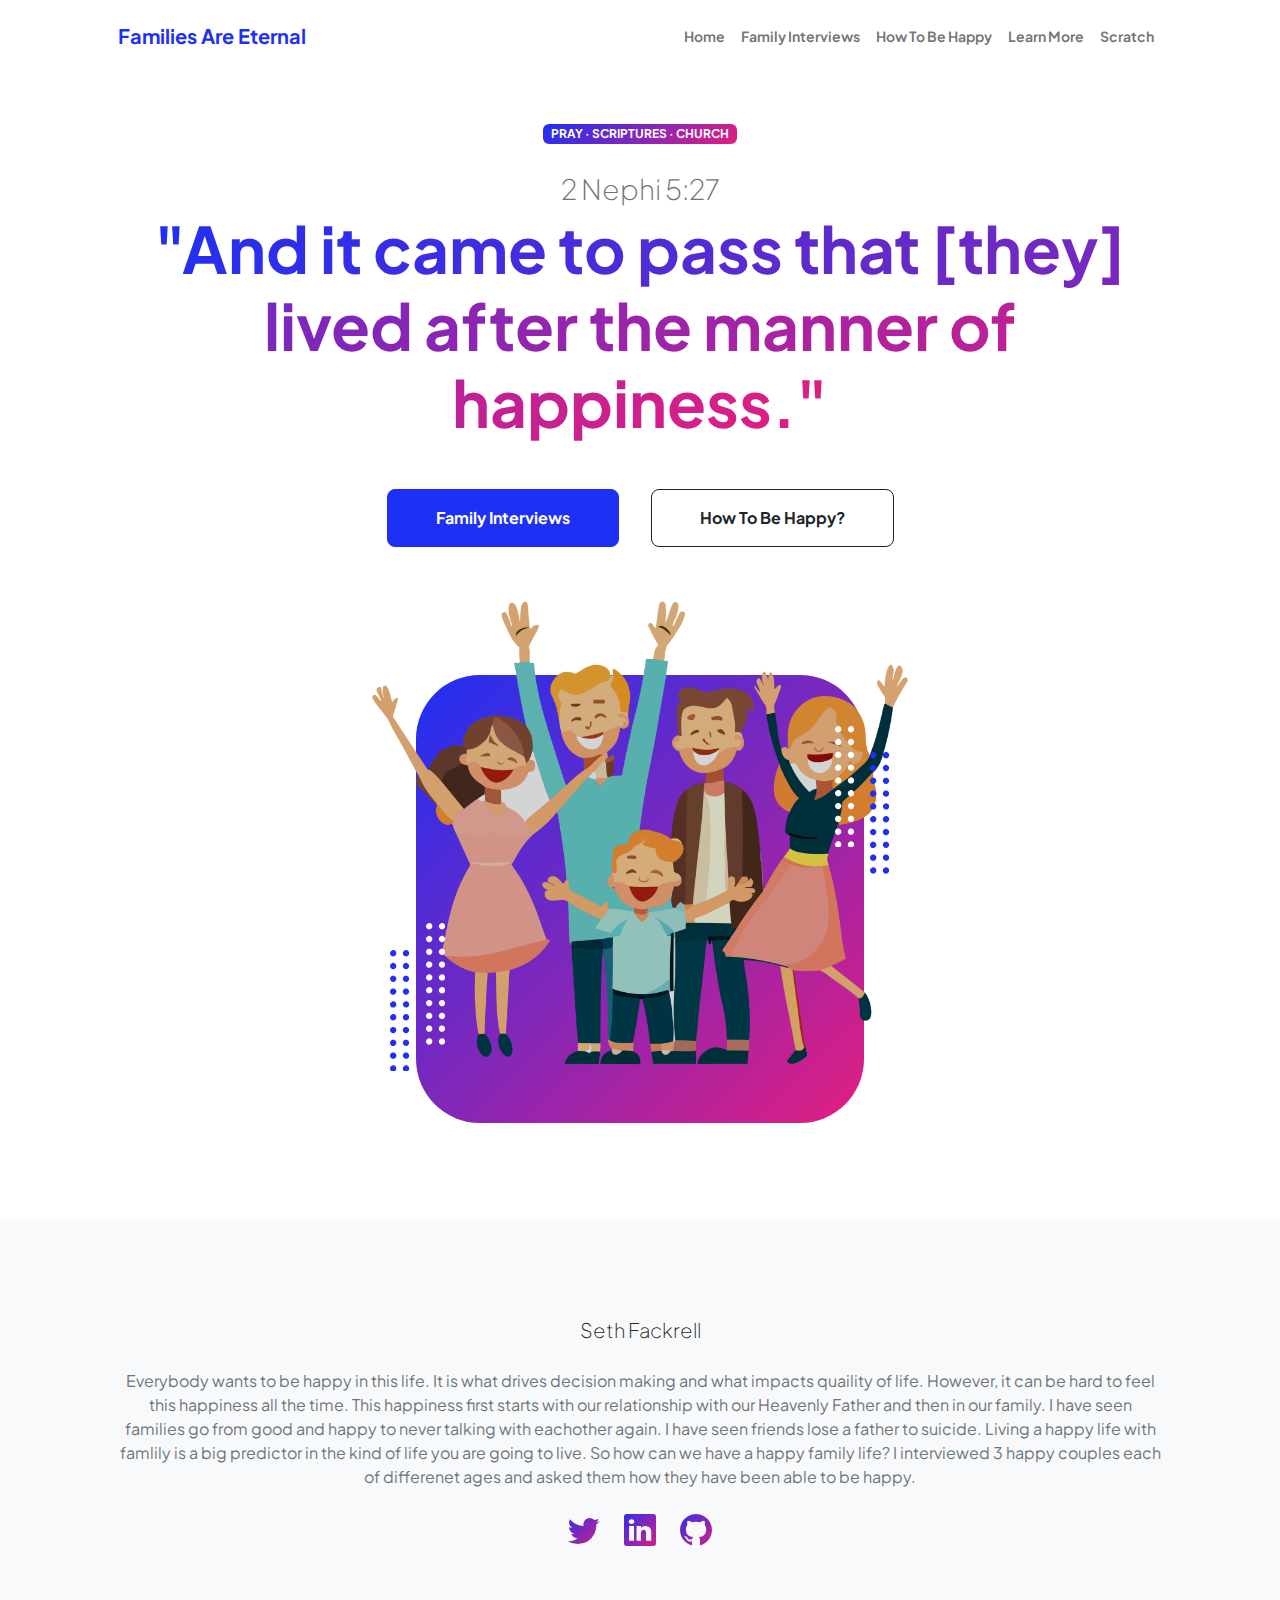
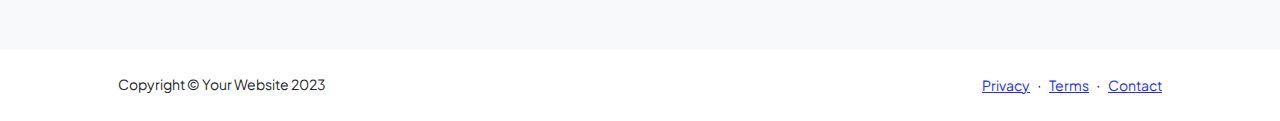
<file: index.html>
<!DOCTYPE html>
<html lang="en">
    
    <head>
        <meta charset="utf-8" />
        <meta name="viewport" content="width=device-width, initial-scale=1, shrink-to-fit=no" />
        <meta name="description" content="" />
        <meta name="author" content="" />
        <title>Eternal Families</title>
        <!-- Favicon-->
        <link rel="icon" type="image/x-icon" href="assets/familyicon.jpeg" />
        <!-- Custom Google font-->
        <link rel="preconnect" href="https://fonts.googleapis.com" />
        <link rel="preconnect" href="https://fonts.gstatic.com" crossorigin />
        <link href="https://fonts.googleapis.com/css2?family=Plus+Jakarta+Sans:wght@100;200;300;400;500;600;700;800;900&amp;display=swap" rel="stylesheet" />
        <!-- Bootstrap icons-->
        <link href="https://cdn.jsdelivr.net/npm/bootstrap-icons@1.8.1/font/bootstrap-icons.css" rel="stylesheet" />
        <!-- Core theme CSS (includes Bootstrap)-->
        <link href="css/styles.css" rel="stylesheet" />
    </head>
    
    <body class="d-flex flex-column h-100">
        <main class="flex-shrink-0">
            <!-- Navigation-->
            <nav class="navbar navbar-expand-lg navbar-light bg-white py-3">
                <div class="container px-5">
                    <a class="navbar-brand" href="index.html"><span class="fw-bolder text-primary">Families Are Eternal</span></a>
                    <button class="navbar-toggler" type="button" data-bs-toggle="collapse" data-bs-target="#navbarSupportedContent" aria-controls="navbarSupportedContent" aria-expanded="false" aria-label="Toggle navigation"><span class="navbar-toggler-icon"></span></button>
                    <div class="collapse navbar-collapse" id="navbarSupportedContent">
                        <ul class="navbar-nav ms-auto mb-2 mb-lg-0 small fw-bolder">
                            <li class="nav-item"><a class="nav-link" href="index.html">Home</a></li>
                            <li class="nav-item"><a class="nav-link" href="int.html">Family Interviews</a></li>
                            <li class="nav-item"><a class="nav-link" href="happy.html">How To Be Happy</a></li>
                            <li class="nav-item"><a class="nav-link" href="contact.html">Learn More</a></li>
                            <li class="nav-item"><a class="nav-link" href="resumescratch.html">Scratch</a></li>

                        </ul>
                    </div>
                </div>
            </nav>
            <!-- Header-->
            <header class="py-5">
                <div class="container px-5 pb-5">
                    <div class="row gx-5 align-items-center">
                        <div class="col-xxl-5">
                            <!-- Header text content-->
                            <div class="text-center text-xxl-start">
                                <div class="badge bg-gradient-primary-to-secondary text-white mb-4"><div class="text-uppercase">Pray &middot; Scriptures &middot; Church</div></div>
                                <div class="fs-3 fw-light text-muted">2 Nephi 5:27</div>
                                <h1 class="display-3 fw-bolder mb-5"><span class="text-gradient d-inline">"And it came to pass that [they] lived after the manner of happiness."</span></h1>
                                <div class="d-grid gap-3 d-sm-flex justify-content-sm-center justify-content-xxl-start mb-3">
                                    <a class="btn btn-primary btn-lg px-5 py-3 me-sm-3 fs-6 fw-bolder" href="int.html">Family Interviews</a>
                                    <a class="btn btn-outline-dark btn-lg px-5 py-3 fs-6 fw-bolder" href="happy.html">How To Be Happy?</a>
                                </div>
                            </div>
                        </div>
                        <div class="col-xxl-7">
                            <!-- Header profile picture-->
                            <div class="d-flex justify-content-center mt-5 mt-xxl-0">
                                <div class="profile bg-gradient-primary-to-secondary">
                                    <!-- TIP: For best results, use a photo with a transparent background like the demo example below-->
                                    <!-- Watch a tutorial on how to do this on YouTube (link)-->
                                    <img class="profile-img" src="assets/happyfamily.webp" alt="..." />
                                    <div class="dots-1">
                                        <!-- SVG Dots-->
                                        <svg version="1.1" xmlns="http://www.w3.org/2000/svg" xmlns:xlink="http://www.w3.org/1999/xlink" x="0px" y="0px" viewBox="0 0 191.6 1215.4" style="enable-background: new 0 0 191.6 1215.4" xml:space="preserve">
                                            <g transform="translate(0.000000,1280.000000) scale(0.100000,-0.100000)">
                                                <path d="M227.7,12788.6c-105-35-200-141-222-248c-43-206,163-412,369-369c155,32,275,190,260,339c-11,105-90,213-190,262        C383.7,12801.6,289.7,12808.6,227.7,12788.6z"></path>
                                                <path d="M1507.7,12788.6c-151-50-253-216-222-362c25-119,136-230,254-255c194-41,395,142,375,339c-11,105-90,213-190,262        C1663.7,12801.6,1569.7,12808.6,1507.7,12788.6z"></path>
                                                <path d="M227.7,11508.6c-105-35-200-141-222-248c-43-206,163-412,369-369c155,32,275,190,260,339c-11,105-90,213-190,262        C383.7,11521.6,289.7,11528.6,227.7,11508.6z"></path>
                                                <path d="M1507.7,11508.6c-151-50-253-216-222-362c25-119,136-230,254-255c194-41,395,142,375,339c-11,105-90,213-190,262        C1663.7,11521.6,1569.7,11528.6,1507.7,11508.6z"></path>
                                                <path d="M227.7,10228.6c-105-35-200-141-222-248c-43-206,163-412,369-369c155,32,275,190,260,339c-11,105-90,213-190,262        C383.7,10241.6,289.7,10248.6,227.7,10228.6z"></path>
                                                <path d="M1507.7,10228.6c-105-35-200-141-222-248c-43-206,163-412,369-369c155,32,275,190,260,339c-11,105-90,213-190,262        C1663.7,10241.6,1569.7,10248.6,1507.7,10228.6z"></path>
                                                <path d="M227.7,8948.6c-105-35-200-141-222-248c-43-206,163-412,369-369c155,32,275,190,260,339c-11,105-90,213-190,262        C383.7,8961.6,289.7,8968.6,227.7,8948.6z"></path>
                                                <path d="M1507.7,8948.6c-105-35-200-141-222-248c-43-206,163-412,369-369c155,32,275,190,260,339c-11,105-90,213-190,262        C1663.7,8961.6,1569.7,8968.6,1507.7,8948.6z"></path>
                                                <path d="M227.7,7668.6c-105-35-200-141-222-248c-43-206,163-412,369-369c155,32,275,190,260,339c-11,105-90,213-190,262        C383.7,7681.6,289.7,7688.6,227.7,7668.6z"></path>
                                                <path d="M1507.7,7668.6c-105-35-200-141-222-248c-43-206,163-412,369-369c155,32,275,190,260,339c-11,105-90,213-190,262        C1663.7,7681.6,1569.7,7688.6,1507.7,7668.6z"></path>
                                                <path d="M227.7,6388.6c-105-35-200-141-222-248c-43-206,163-412,369-369c155,32,275,190,260,339c-11,105-90,213-190,262        C383.7,6401.6,289.7,6408.6,227.7,6388.6z"></path>
                                                <path d="M1507.7,6388.6c-105-35-200-141-222-248c-43-206,163-412,369-369c155,32,275,190,260,339c-11,105-90,213-190,262        C1663.7,6401.6,1569.7,6408.6,1507.7,6388.6z"></path>
                                                <path d="M227.7,5108.6c-105-35-200-141-222-248c-43-206,163-412,369-369c155,32,275,190,260,339c-11,105-90,213-190,262        C383.7,5121.6,289.7,5128.6,227.7,5108.6z"></path>
                                                <path d="M1507.7,5108.6c-105-35-200-141-222-248c-43-206,163-412,369-369c155,32,275,190,260,339c-11,105-90,213-190,262        C1663.7,5121.6,1569.7,5128.6,1507.7,5108.6z"></path>
                                                <path d="M227.7,3828.6c-105-35-200-141-222-248c-43-206,163-412,369-369c155,32,275,190,260,339c-11,105-90,213-190,262        C383.7,3841.6,289.7,3848.6,227.7,3828.6z"></path>
                                                <path d="M1507.7,3828.6c-105-35-200-141-222-248c-43-206,163-412,369-369c155,32,275,190,260,339c-11,105-90,213-190,262        C1663.7,3841.6,1569.7,3848.6,1507.7,3828.6z"></path>
                                                <path d="M227.7,2548.6c-105-35-200-141-222-248c-43-206,163-412,369-369c155,32,275,190,260,339c-11,105-90,213-190,262        C383.7,2561.6,289.7,2568.6,227.7,2548.6z"></path>
                                                <path d="M1507.7,2548.6c-105-35-200-141-222-248c-43-206,163-412,369-369c155,32,275,190,260,339c-11,105-90,213-190,262        C1663.7,2561.6,1569.7,2568.6,1507.7,2548.6z"></path>
                                                <path d="M227.7,1268.6c-105-35-200-141-222-248c-43-206,163-412,369-369c155,32,275,190,260,339c-11,105-90,213-190,262        C383.7,1281.6,289.7,1288.6,227.7,1268.6z"></path>
                                                <path d="M1507.7,1268.6c-105-35-200-141-222-248c-43-206,163-412,369-369c155,32,275,190,260,339c-11,105-90,213-190,262        C1663.7,1281.6,1569.7,1288.6,1507.7,1268.6z"></path>
                                            </g>
                                        </svg>
                                        <!-- END of SVG dots-->
                                    </div>
                                    <div class="dots-2">
                                        <!-- SVG Dots-->
                                        <svg version="1.1" xmlns="http://www.w3.org/2000/svg" xmlns:xlink="http://www.w3.org/1999/xlink" x="0px" y="0px" viewBox="0 0 191.6 1215.4" style="enable-background: new 0 0 191.6 1215.4" xml:space="preserve">
                                            <g transform="translate(0.000000,1280.000000) scale(0.100000,-0.100000)">
                                                <path d="M227.7,12788.6c-105-35-200-141-222-248c-43-206,163-412,369-369c155,32,275,190,260,339c-11,105-90,213-190,262        C383.7,12801.6,289.7,12808.6,227.7,12788.6z"></path>
                                                <path d="M1507.7,12788.6c-151-50-253-216-222-362c25-119,136-230,254-255c194-41,395,142,375,339c-11,105-90,213-190,262        C1663.7,12801.6,1569.7,12808.6,1507.7,12788.6z"></path>
                                                <path d="M227.7,11508.6c-105-35-200-141-222-248c-43-206,163-412,369-369c155,32,275,190,260,339c-11,105-90,213-190,262        C383.7,11521.6,289.7,11528.6,227.7,11508.6z"></path>
                                                <path d="M1507.7,11508.6c-151-50-253-216-222-362c25-119,136-230,254-255c194-41,395,142,375,339c-11,105-90,213-190,262        C1663.7,11521.6,1569.7,11528.6,1507.7,11508.6z"></path>
                                                <path d="M227.7,10228.6c-105-35-200-141-222-248c-43-206,163-412,369-369c155,32,275,190,260,339c-11,105-90,213-190,262        C383.7,10241.6,289.7,10248.6,227.7,10228.6z"></path>
                                                <path d="M1507.7,10228.6c-105-35-200-141-222-248c-43-206,163-412,369-369c155,32,275,190,260,339c-11,105-90,213-190,262        C1663.7,10241.6,1569.7,10248.6,1507.7,10228.6z"></path>
                                                <path d="M227.7,8948.6c-105-35-200-141-222-248c-43-206,163-412,369-369c155,32,275,190,260,339c-11,105-90,213-190,262        C383.7,8961.6,289.7,8968.6,227.7,8948.6z"></path>
                                                <path d="M1507.7,8948.6c-105-35-200-141-222-248c-43-206,163-412,369-369c155,32,275,190,260,339c-11,105-90,213-190,262        C1663.7,8961.6,1569.7,8968.6,1507.7,8948.6z"></path>
                                                <path d="M227.7,7668.6c-105-35-200-141-222-248c-43-206,163-412,369-369c155,32,275,190,260,339c-11,105-90,213-190,262        C383.7,7681.6,289.7,7688.6,227.7,7668.6z"></path>
                                                <path d="M1507.7,7668.6c-105-35-200-141-222-248c-43-206,163-412,369-369c155,32,275,190,260,339c-11,105-90,213-190,262        C1663.7,7681.6,1569.7,7688.6,1507.7,7668.6z"></path>
                                                <path d="M227.7,6388.6c-105-35-200-141-222-248c-43-206,163-412,369-369c155,32,275,190,260,339c-11,105-90,213-190,262        C383.7,6401.6,289.7,6408.6,227.7,6388.6z"></path>
                                                <path d="M1507.7,6388.6c-105-35-200-141-222-248c-43-206,163-412,369-369c155,32,275,190,260,339c-11,105-90,213-190,262        C1663.7,6401.6,1569.7,6408.6,1507.7,6388.6z"></path>
                                                <path d="M227.7,5108.6c-105-35-200-141-222-248c-43-206,163-412,369-369c155,32,275,190,260,339c-11,105-90,213-190,262        C383.7,5121.6,289.7,5128.6,227.7,5108.6z"></path>
                                                <path d="M1507.7,5108.6c-105-35-200-141-222-248c-43-206,163-412,369-369c155,32,275,190,260,339c-11,105-90,213-190,262        C1663.7,5121.6,1569.7,5128.6,1507.7,5108.6z"></path>
                                                <path d="M227.7,3828.6c-105-35-200-141-222-248c-43-206,163-412,369-369c155,32,275,190,260,339c-11,105-90,213-190,262        C383.7,3841.6,289.7,3848.6,227.7,3828.6z"></path>
                                                <path d="M1507.7,3828.6c-105-35-200-141-222-248c-43-206,163-412,369-369c155,32,275,190,260,339c-11,105-90,213-190,262        C1663.7,3841.6,1569.7,3848.6,1507.7,3828.6z"></path>
                                                <path d="M227.7,2548.6c-105-35-200-141-222-248c-43-206,163-412,369-369c155,32,275,190,260,339c-11,105-90,213-190,262        C383.7,2561.6,289.7,2568.6,227.7,2548.6z"></path>
                                                <path d="M1507.7,2548.6c-105-35-200-141-222-248c-43-206,163-412,369-369c155,32,275,190,260,339c-11,105-90,213-190,262        C1663.7,2561.6,1569.7,2568.6,1507.7,2548.6z"></path>
                                                <path d="M227.7,1268.6c-105-35-200-141-222-248c-43-206,163-412,369-369c155,32,275,190,260,339c-11,105-90,213-190,262        C383.7,1281.6,289.7,1288.6,227.7,1268.6z"></path>
                                                <path d="M1507.7,1268.6c-105-35-200-141-222-248c-43-206,163-412,369-369c155,32,275,190,260,339c-11,105-90,213-190,262        C1663.7,1281.6,1569.7,1288.6,1507.7,1268.6z"></path>
                                            </g>
                                        </svg>
                                        <!-- END of SVG dots-->
                                    </div>
                                    <div class="dots-3">
                                        <!-- SVG Dots-->
                                        <svg version="1.1" xmlns="http://www.w3.org/2000/svg" xmlns:xlink="http://www.w3.org/1999/xlink" x="0px" y="0px" viewBox="0 0 191.6 1215.4" style="enable-background: new 0 0 191.6 1215.4" xml:space="preserve">
                                            <g transform="translate(0.000000,1280.000000) scale(0.100000,-0.100000)">
                                                <path d="M227.7,12788.6c-105-35-200-141-222-248c-43-206,163-412,369-369c155,32,275,190,260,339c-11,105-90,213-190,262        C383.7,12801.6,289.7,12808.6,227.7,12788.6z"></path>
                                                <path d="M1507.7,12788.6c-151-50-253-216-222-362c25-119,136-230,254-255c194-41,395,142,375,339c-11,105-90,213-190,262        C1663.7,12801.6,1569.7,12808.6,1507.7,12788.6z"></path>
                                                <path d="M227.7,11508.6c-105-35-200-141-222-248c-43-206,163-412,369-369c155,32,275,190,260,339c-11,105-90,213-190,262        C383.7,11521.6,289.7,11528.6,227.7,11508.6z"></path>
                                                <path d="M1507.7,11508.6c-151-50-253-216-222-362c25-119,136-230,254-255c194-41,395,142,375,339c-11,105-90,213-190,262        C1663.7,11521.6,1569.7,11528.6,1507.7,11508.6z"></path>
                                                <path d="M227.7,10228.6c-105-35-200-141-222-248c-43-206,163-412,369-369c155,32,275,190,260,339c-11,105-90,213-190,262        C383.7,10241.6,289.7,10248.6,227.7,10228.6z"></path>
                                                <path d="M1507.7,10228.6c-105-35-200-141-222-248c-43-206,163-412,369-369c155,32,275,190,260,339c-11,105-90,213-190,262        C1663.7,10241.6,1569.7,10248.6,1507.7,10228.6z"></path>
                                                <path d="M227.7,8948.6c-105-35-200-141-222-248c-43-206,163-412,369-369c155,32,275,190,260,339c-11,105-90,213-190,262        C383.7,8961.6,289.7,8968.6,227.7,8948.6z"></path>
                                                <path d="M1507.7,8948.6c-105-35-200-141-222-248c-43-206,163-412,369-369c155,32,275,190,260,339c-11,105-90,213-190,262        C1663.7,8961.6,1569.7,8968.6,1507.7,8948.6z"></path>
                                                <path d="M227.7,7668.6c-105-35-200-141-222-248c-43-206,163-412,369-369c155,32,275,190,260,339c-11,105-90,213-190,262        C383.7,7681.6,289.7,7688.6,227.7,7668.6z"></path>
                                                <path d="M1507.7,7668.6c-105-35-200-141-222-248c-43-206,163-412,369-369c155,32,275,190,260,339c-11,105-90,213-190,262        C1663.7,7681.6,1569.7,7688.6,1507.7,7668.6z"></path>
                                                <path d="M227.7,6388.6c-105-35-200-141-222-248c-43-206,163-412,369-369c155,32,275,190,260,339c-11,105-90,213-190,262        C383.7,6401.6,289.7,6408.6,227.7,6388.6z"></path>
                                                <path d="M1507.7,6388.6c-105-35-200-141-222-248c-43-206,163-412,369-369c155,32,275,190,260,339c-11,105-90,213-190,262        C1663.7,6401.6,1569.7,6408.6,1507.7,6388.6z"></path>
                                                <path d="M227.7,5108.6c-105-35-200-141-222-248c-43-206,163-412,369-369c155,32,275,190,260,339c-11,105-90,213-190,262        C383.7,5121.6,289.7,5128.6,227.7,5108.6z"></path>
                                                <path d="M1507.7,5108.6c-105-35-200-141-222-248c-43-206,163-412,369-369c155,32,275,190,260,339c-11,105-90,213-190,262        C1663.7,5121.6,1569.7,5128.6,1507.7,5108.6z"></path>
                                                <path d="M227.7,3828.6c-105-35-200-141-222-248c-43-206,163-412,369-369c155,32,275,190,260,339c-11,105-90,213-190,262        C383.7,3841.6,289.7,3848.6,227.7,3828.6z"></path>
                                                <path d="M1507.7,3828.6c-105-35-200-141-222-248c-43-206,163-412,369-369c155,32,275,190,260,339c-11,105-90,213-190,262        C1663.7,3841.6,1569.7,3848.6,1507.7,3828.6z"></path>
                                                <path d="M227.7,2548.6c-105-35-200-141-222-248c-43-206,163-412,369-369c155,32,275,190,260,339c-11,105-90,213-190,262        C383.7,2561.6,289.7,2568.6,227.7,2548.6z"></path>
                                                <path d="M1507.7,2548.6c-105-35-200-141-222-248c-43-206,163-412,369-369c155,32,275,190,260,339c-11,105-90,213-190,262        C1663.7,2561.6,1569.7,2568.6,1507.7,2548.6z"></path>
                                                <path d="M227.7,1268.6c-105-35-200-141-222-248c-43-206,163-412,369-369c155,32,275,190,260,339c-11,105-90,213-190,262        C383.7,1281.6,289.7,1288.6,227.7,1268.6z"></path>
                                                <path d="M1507.7,1268.6c-105-35-200-141-222-248c-43-206,163-412,369-369c155,32,275,190,260,339c-11,105-90,213-190,262        C1663.7,1281.6,1569.7,1288.6,1507.7,1268.6z"></path>
                                            </g>
                                        </svg>
                                        <!-- END of SVG dots-->
                                    </div>
                                    <div class="dots-4">
                                        <!-- SVG Dots-->
                                        <svg version="1.1" xmlns="http://www.w3.org/2000/svg" xmlns:xlink="http://www.w3.org/1999/xlink" x="0px" y="0px" viewBox="0 0 191.6 1215.4" style="enable-background: new 0 0 191.6 1215.4" xml:space="preserve">
                                            <g transform="translate(0.000000,1280.000000) scale(0.100000,-0.100000)">
                                                <path d="M227.7,12788.6c-105-35-200-141-222-248c-43-206,163-412,369-369c155,32,275,190,260,339c-11,105-90,213-190,262        C383.7,12801.6,289.7,12808.6,227.7,12788.6z"></path>
                                                <path d="M1507.7,12788.6c-151-50-253-216-222-362c25-119,136-230,254-255c194-41,395,142,375,339c-11,105-90,213-190,262        C1663.7,12801.6,1569.7,12808.6,1507.7,12788.6z"></path>
                                                <path d="M227.7,11508.6c-105-35-200-141-222-248c-43-206,163-412,369-369c155,32,275,190,260,339c-11,105-90,213-190,262        C383.7,11521.6,289.7,11528.6,227.7,11508.6z"></path>
                                                <path d="M1507.7,11508.6c-151-50-253-216-222-362c25-119,136-230,254-255c194-41,395,142,375,339c-11,105-90,213-190,262        C1663.7,11521.6,1569.7,11528.6,1507.7,11508.6z"></path>
                                                <path d="M227.7,10228.6c-105-35-200-141-222-248c-43-206,163-412,369-369c155,32,275,190,260,339c-11,105-90,213-190,262        C383.7,10241.6,289.7,10248.6,227.7,10228.6z"></path>
                                                <path d="M1507.7,10228.6c-105-35-200-141-222-248c-43-206,163-412,369-369c155,32,275,190,260,339c-11,105-90,213-190,262        C1663.7,10241.6,1569.7,10248.6,1507.7,10228.6z"></path>
                                                <path d="M227.7,8948.6c-105-35-200-141-222-248c-43-206,163-412,369-369c155,32,275,190,260,339c-11,105-90,213-190,262        C383.7,8961.6,289.7,8968.6,227.7,8948.6z"></path>
                                                <path d="M1507.7,8948.6c-105-35-200-141-222-248c-43-206,163-412,369-369c155,32,275,190,260,339c-11,105-90,213-190,262        C1663.7,8961.6,1569.7,8968.6,1507.7,8948.6z"></path>
                                                <path d="M227.7,7668.6c-105-35-200-141-222-248c-43-206,163-412,369-369c155,32,275,190,260,339c-11,105-90,213-190,262        C383.7,7681.6,289.7,7688.6,227.7,7668.6z"></path>
                                                <path d="M1507.7,7668.6c-105-35-200-141-222-248c-43-206,163-412,369-369c155,32,275,190,260,339c-11,105-90,213-190,262        C1663.7,7681.6,1569.7,7688.6,1507.7,7668.6z"></path>
                                                <path d="M227.7,6388.6c-105-35-200-141-222-248c-43-206,163-412,369-369c155,32,275,190,260,339c-11,105-90,213-190,262        C383.7,6401.6,289.7,6408.6,227.7,6388.6z"></path>
                                                <path d="M1507.7,6388.6c-105-35-200-141-222-248c-43-206,163-412,369-369c155,32,275,190,260,339c-11,105-90,213-190,262        C1663.7,6401.6,1569.7,6408.6,1507.7,6388.6z"></path>
                                                <path d="M227.7,5108.6c-105-35-200-141-222-248c-43-206,163-412,369-369c155,32,275,190,260,339c-11,105-90,213-190,262        C383.7,5121.6,289.7,5128.6,227.7,5108.6z"></path>
                                                <path d="M1507.7,5108.6c-105-35-200-141-222-248c-43-206,163-412,369-369c155,32,275,190,260,339c-11,105-90,213-190,262        C1663.7,5121.6,1569.7,5128.6,1507.7,5108.6z"></path>
                                                <path d="M227.7,3828.6c-105-35-200-141-222-248c-43-206,163-412,369-369c155,32,275,190,260,339c-11,105-90,213-190,262        C383.7,3841.6,289.7,3848.6,227.7,3828.6z"></path>
                                                <path d="M1507.7,3828.6c-105-35-200-141-222-248c-43-206,163-412,369-369c155,32,275,190,260,339c-11,105-90,213-190,262        C1663.7,3841.6,1569.7,3848.6,1507.7,3828.6z"></path>
                                                <path d="M227.7,2548.6c-105-35-200-141-222-248c-43-206,163-412,369-369c155,32,275,190,260,339c-11,105-90,213-190,262        C383.7,2561.6,289.7,2568.6,227.7,2548.6z"></path>
                                                <path d="M1507.7,2548.6c-105-35-200-141-222-248c-43-206,163-412,369-369c155,32,275,190,260,339c-11,105-90,213-190,262        C1663.7,2561.6,1569.7,2568.6,1507.7,2548.6z"></path>
                                                <path d="M227.7,1268.6c-105-35-200-141-222-248c-43-206,163-412,369-369c155,32,275,190,260,339c-11,105-90,213-190,262        C383.7,1281.6,289.7,1288.6,227.7,1268.6z"></path>
                                                <path d="M1507.7,1268.6c-105-35-200-141-222-248c-43-206,163-412,369-369c155,32,275,190,260,339c-11,105-90,213-190,262        C1663.7,1281.6,1569.7,1288.6,1507.7,1268.6z"></path>
                                            </g>
                                        </svg>
                                        <!-- END of SVG dots-->
                                    </div>
                                </div>
                            </div>
                        </div>
                    </div>
                </div>
            </header>
            <!-- About Section-->
            <section class="bg-light py-5">
                <div class="container px-5">
                    <div class="row gx-5 justify-content-center">
                        <div class="col-xxl-8">
                            <div class="text-center my-5">
<!--                                <h2 class="display-5 fw-bolder"><span class="text-gradient d-inline">About Me</span></h2>-->
                                <p class="lead fw-light mb-4">Seth Fackrell</p>
                                <p class="text-muted">Everybody wants to be happy in this life. It is what drives decision making and what impacts quaility of life. However, it can be hard to feel this happiness all the time. This happiness first starts with our relationship with our Heavenly Father and then in our family. I have seen families go from good and happy to never talking with eachother again. I have seen friends lose a father to suicide. Living a happy life with famlily is a big predictor in the kind of life you are going to live. So how can we have a happy family life? I interviewed 3 happy couples each of differenet ages and asked them how they have been able to be happy. </p>
                                <div class="d-flex justify-content-center fs-2 gap-4">
                                    <a class="text-gradient" href="#!"><i class="bi bi-twitter"></i></a>
                                    <a class="text-gradient" href="#!"><i class="bi bi-linkedin"></i></a>
                                    <a class="text-gradient" href="#!"><i class="bi bi-github"></i></a>
                                </div>
                            </div>
                        </div>
                    </div>
                </div>
            </section>
        </main>
        <!-- Footer-->
        <footer class="bg-white py-4 mt-auto">
            <div class="container px-5">
                <div class="row align-items-center justify-content-between flex-column flex-sm-row">
                    <div class="col-auto"><div class="small m-0">Copyright &copy; Your Website 2023</div></div>
                    <div class="col-auto">
                        <a class="small" href="#!">Privacy</a>
                        <span class="mx-1">&middot;</span>
                        <a class="small" href="#!">Terms</a>
                        <span class="mx-1">&middot;</span>
                        <a class="small" href="#!">Contact</a>
                    </div>
                </div>
            </div>
        </footer>
        <!-- Bootstrap core JS-->
        <script src="https://cdn.jsdelivr.net/npm/bootstrap@5.2.3/dist/js/bootstrap.bundle.min.js"></script>
        <!-- Core theme JS-->
        <script src="js/scripts.js"></script>
    </body>
</html>
</file>
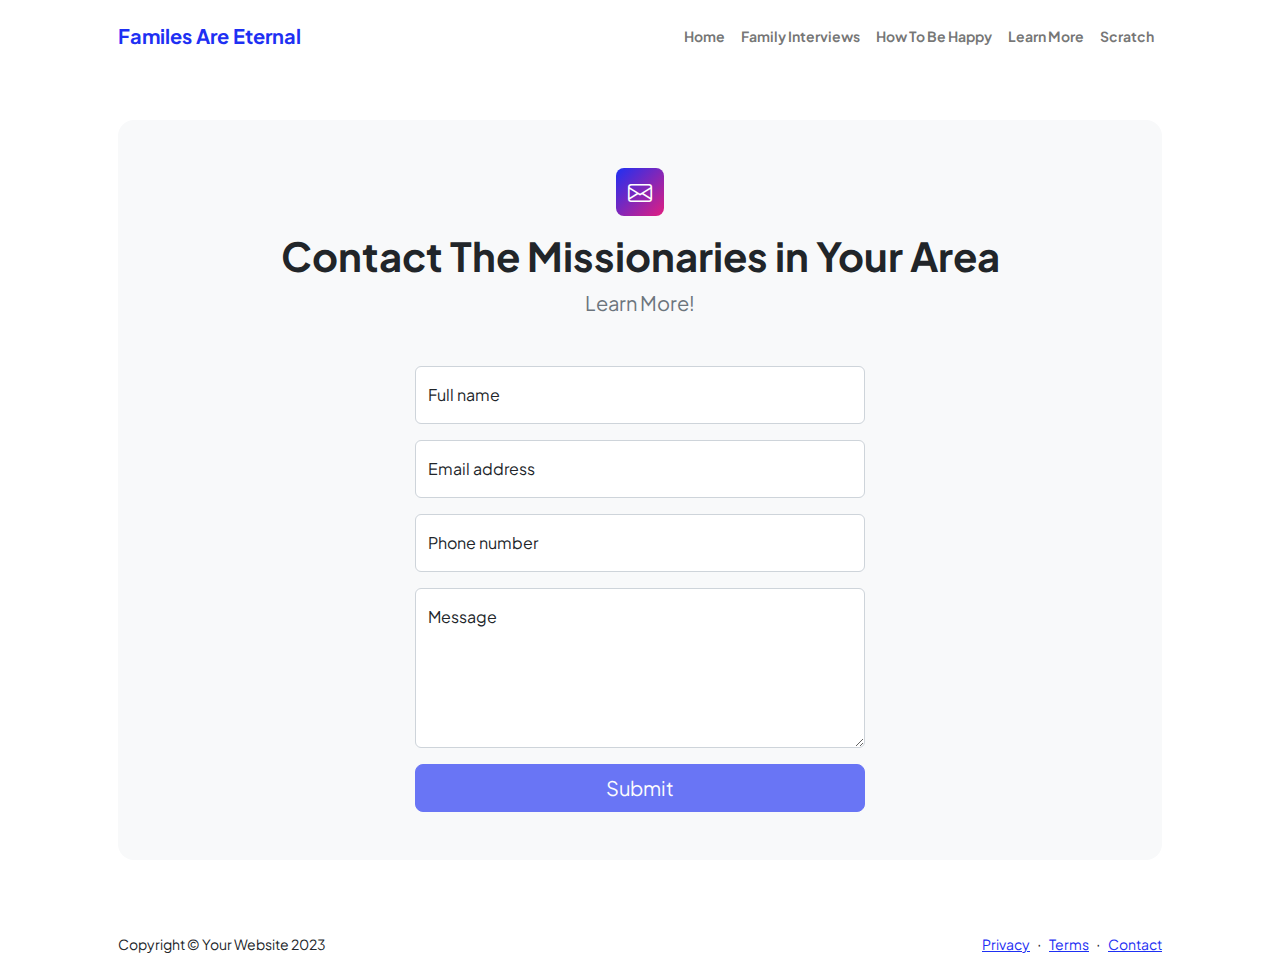
<file: contact.html>
<!DOCTYPE html>
<html lang="en">
    <head>
        <meta charset="utf-8" />
        <meta name="viewport" content="width=device-width, initial-scale=1, shrink-to-fit=no" />
        <meta name="description" content />
        <meta name="author" content />
        <title>Learn More</title>
        <!-- Favicon-->
        <link rel="icon" type="image/x-icon" href="assets/familyicon.jpeg" />
        <!-- Custom Google font-->
        <link rel="preconnect" href="https://fonts.googleapis.com" />
        <link rel="preconnect" href="https://fonts.gstatic.com" crossorigin />
        <link href="https://fonts.googleapis.com/css2?family=Plus+Jakarta+Sans:wght@100;200;300;400;500;600;700;800;900&amp;display=swap" rel="stylesheet" />
        <!-- Bootstrap icons-->
        <link href="https://cdn.jsdelivr.net/npm/bootstrap-icons@1.8.1/font/bootstrap-icons.css" rel="stylesheet" />
        <!-- Core theme CSS (includes Bootstrap)-->
        <link href="css/styles.css" rel="stylesheet" />
    </head>
    <body class="d-flex flex-column">
        <main class="flex-shrink-0">
            <!-- Navigation-->
            <nav class="navbar navbar-expand-lg navbar-light bg-white py-3">
                <div class="container px-5">
                    <a class="navbar-brand" href="index.html"><span class="fw-bolder text-primary">Familes Are Eternal</span></a>
                    <button class="navbar-toggler" type="button" data-bs-toggle="collapse" data-bs-target="#navbarSupportedContent" aria-controls="navbarSupportedContent" aria-expanded="false" aria-label="Toggle navigation"><span class="navbar-toggler-icon"></span></button>
                    <div class="collapse navbar-collapse" id="navbarSupportedContent">
                        <ul class="navbar-nav ms-auto mb-2 mb-lg-0 small fw-bolder">
                            <li class="nav-item"><a class="nav-link" href="index.html">Home</a></li>
                            <li class="nav-item"><a class="nav-link" href="int.html">Family Interviews</a></li>
                            <li class="nav-item"><a class="nav-link" href="happy.html">How To Be Happy</a></li>
                            <li class="nav-item"><a class="nav-link" href="contact.html">Learn More</a></li>
                            <li class="nav-item"><a class="nav-link" href="resumescratch.html">Scratch</a></li>

                        </ul>
                    </div>
                </div>
            </nav>
            <!-- Page content-->
            <section class="py-5">
                <div class="container px-5">
                    <!-- Contact form-->
                    <div class="bg-light rounded-4 py-5 px-4 px-md-5">
                        <div class="text-center mb-5">
                            <div class="feature bg-primary bg-gradient-primary-to-secondary text-white rounded-3 mb-3"><i class="bi bi-envelope"></i></div>
                            <h1 class="fw-bolder">Contact The Missionaries in Your Area</h1>
                            <p class="lead fw-normal text-muted mb-0">Learn More!</p>
                        </div>
                        <div class="row gx-5 justify-content-center">
                            <div class="col-lg-8 col-xl-6">
                                <!-- * * * * * * * * * * * * * * *-->
                                <!-- * * SB Forms Contact Form * *-->
                                <!-- * * * * * * * * * * * * * * *-->
                                <!-- This form is pre-integrated with SB Forms.-->
                                <!-- To make this form functional, sign up at-->
                                <!-- https://startbootstrap.com/solution/contact-forms-->
                                <!-- to get an API token!-->
                                <form id="contactForm" data-sb-form-api-token="API_TOKEN">
                                    <!-- Name input-->
                                    <div class="form-floating mb-3">
                                        <input class="form-control" id="name" type="text" placeholder="Enter your name..." data-sb-validations="required" />
                                        <label for="name">Full name</label>
                                        <div class="invalid-feedback" data-sb-feedback="name:required">A name is required.</div>
                                    </div>
                                    <!-- Email address input-->
                                    <div class="form-floating mb-3">
                                        <input class="form-control" id="email" type="email" placeholder="name@example.com" data-sb-validations="required,email" />
                                        <label for="email">Email address</label>
                                        <div class="invalid-feedback" data-sb-feedback="email:required">An email is required.</div>
                                        <div class="invalid-feedback" data-sb-feedback="email:email">Email is not valid.</div>
                                    </div>
                                    <!-- Phone number input-->
                                    <div class="form-floating mb-3">
                                        <input class="form-control" id="phone" type="tel" placeholder="(123) 456-7890" data-sb-validations="required" />
                                        <label for="phone">Phone number</label>
                                        <div class="invalid-feedback" data-sb-feedback="phone:required">A phone number is required.</div>
                                    </div>
                                    <!-- Message input-->
                                    <div class="form-floating mb-3">
                                        <textarea class="form-control" id="message" type="text" placeholder="Enter your message here..." style="height: 10rem" data-sb-validations="required"></textarea>
                                        <label for="message">Message</label>
                                        <div class="invalid-feedback" data-sb-feedback="message:required">A message is required.</div>
                                    </div>
                                    <!-- Submit success message-->
                                    <!---->
                                    <!-- This is what your users will see when the form-->
                                    <!-- has successfully submitted-->
                                    <div class="d-none" id="submitSuccessMessage">
                                        <div class="text-center mb-3">
                                            <div class="fw-bolder">Form submission successful!</div>
                                            To activate this form, sign up at
                                            <br />
                                            <a href="https://startbootstrap.com/solution/contact-forms">https://startbootstrap.com/solution/contact-forms</a>
                                        </div>
                                    </div>
                                    <!-- Submit error message-->
                                    <!---->
                                    <!-- This is what your users will see when there is-->
                                    <!-- an error submitting the form-->
                                    <div class="d-none" id="submitErrorMessage"><div class="text-center text-danger mb-3">Error sending message!</div></div>
                                    <!-- Submit Button-->
                                    <div class="d-grid"><button class="btn btn-primary btn-lg disabled" id="submitButton" type="submit">Submit</button></div>
                                </form>
                            </div>
                        </div>
                    </div>
                </div>
            </section>
        </main>
        <!-- Footer-->
        <footer class="bg-white py-4 mt-auto">
            <div class="container px-5">
                <div class="row align-items-center justify-content-between flex-column flex-sm-row">
                    <div class="col-auto"><div class="small m-0">Copyright &copy; Your Website 2023</div></div>
                    <div class="col-auto">
                        <a class="small" href="#!">Privacy</a>
                        <span class="mx-1">&middot;</span>
                        <a class="small" href="#!">Terms</a>
                        <span class="mx-1">&middot;</span>
                        <a class="small" href="#!">Contact</a>
                    </div>
                </div>
            </div>
        </footer>
        <!-- Bootstrap core JS-->
        <script src="https://cdn.jsdelivr.net/npm/bootstrap@5.2.3/dist/js/bootstrap.bundle.min.js"></script>
        <!-- Core theme JS-->
        <script src="js/scripts.js"></script>
        <!-- * * * * * * * * * * * * * * * * * * * * * * * * * * * * * * * * * * * * * * * *-->
        <!-- * *                               SB Forms JS                               * *-->
        <!-- * * Activate your form at https://startbootstrap.com/solution/contact-forms * *-->
        <!-- * * * * * * * * * * * * * * * * * * * * * * * * * * * * * * * * * * * * * * * *-->
        <script src="https://cdn.startbootstrap.com/sb-forms-latest.js"></script>
    </body>
</html>
</file>
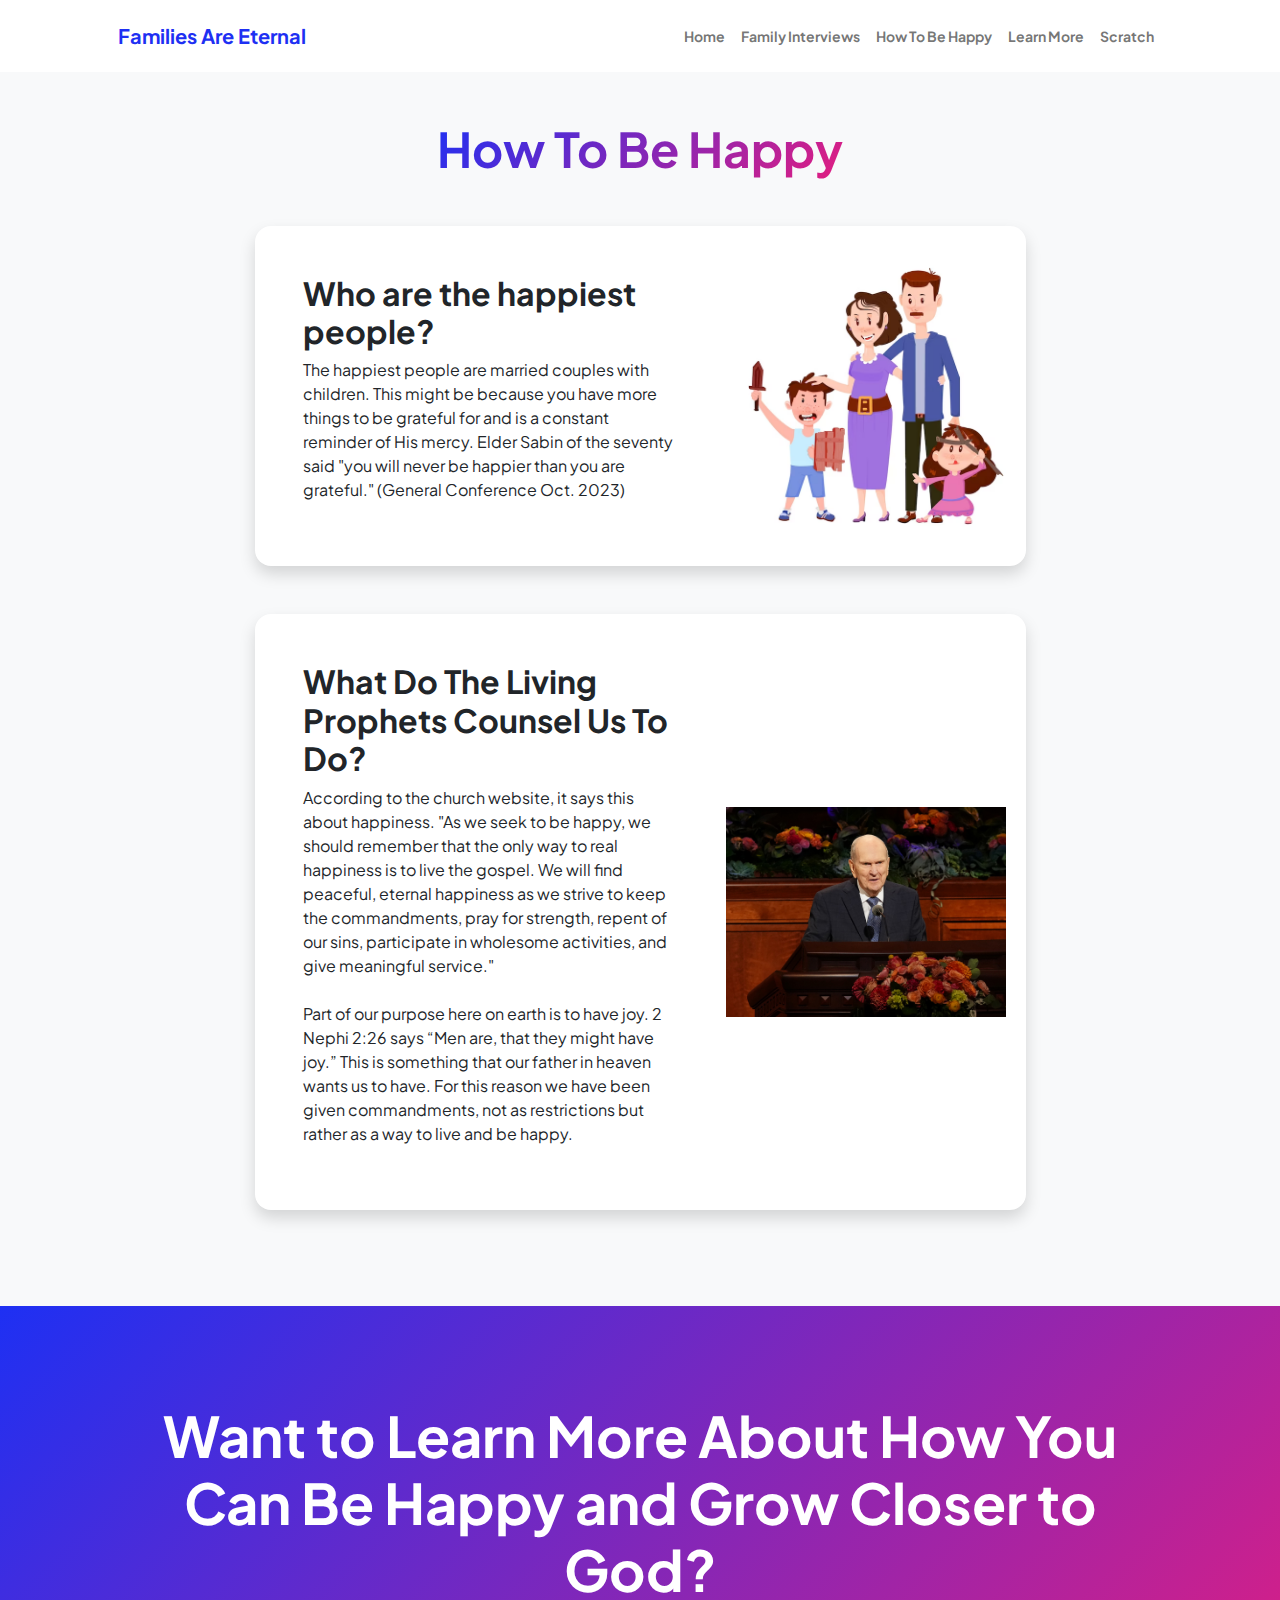
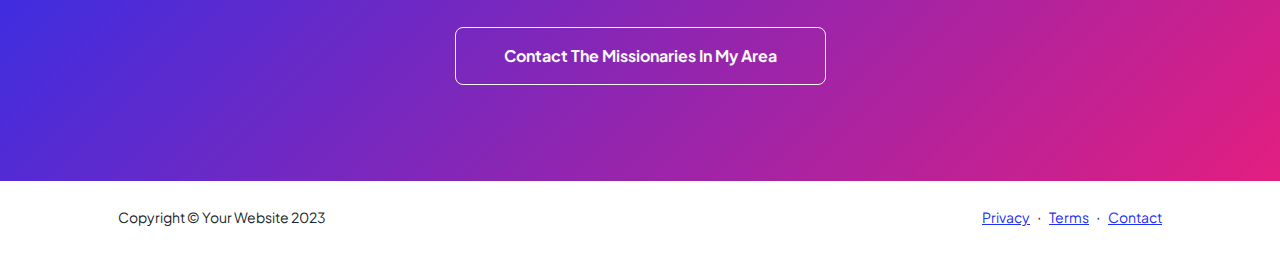
<file: happy.html>
<!DOCTYPE html>
<html lang="en">
    <head>
        <meta charset="utf-8" />
        <meta name="viewport" content="width=device-width, initial-scale=1, shrink-to-fit=no" />
        <meta name="description" content="" />
        <meta name="author" content="" />
        <title>How To Be Happy</title>
        <!-- Favicon-->
        <link rel="icon" type="image/x-icon" href="assets/familyicon.jpeg" />
        <!-- Custom Google font-->
        <link rel="preconnect" href="https://fonts.googleapis.com" />
        <link rel="preconnect" href="https://fonts.gstatic.com" crossorigin />
        <link href="https://fonts.googleapis.com/css2?family=Plus+Jakarta+Sans:wght@100;200;300;400;500;600;700;800;900&amp;display=swap" rel="stylesheet" />
        <!-- Bootstrap icons-->
        <link href="https://cdn.jsdelivr.net/npm/bootstrap-icons@1.8.1/font/bootstrap-icons.css" rel="stylesheet" />
        <!-- Core theme CSS (includes Bootstrap)-->
        <link href="css/styles.css" rel="stylesheet" />
    </head>
    <body class="d-flex flex-column h-100 bg-light">
        <main class="flex-shrink-0">
            <!-- Navigation-->
            <nav class="navbar navbar-expand-lg navbar-light bg-white py-3">
                <div class="container px-5">
                    <a class="navbar-brand" href="index.html"><span class="fw-bolder text-primary">Families Are Eternal</span></a>
                    <button class="navbar-toggler" type="button" data-bs-toggle="collapse" data-bs-target="#navbarSupportedContent" aria-controls="navbarSupportedContent" aria-expanded="false" aria-label="Toggle navigation"><span class="navbar-toggler-icon"></span></button>
                    <div class="collapse navbar-collapse" id="navbarSupportedContent">
                        <ul class="navbar-nav ms-auto mb-2 mb-lg-0 small fw-bolder">
                            <li class="nav-item"><a class="nav-link" href="index.html">Home</a></li>
                            <li class="nav-item"><a class="nav-link" href="int.html">Family Interviews</a></li>
                            <li class="nav-item"><a class="nav-link" href="happy.html">How To Be Happy</a></li>
                            <li class="nav-item"><a class="nav-link" href="contact.html">Learn More</a></li>
                            <li class="nav-item"><a class="nav-link" href="resumescratch.html">Scratch</a></li>

                        </ul>
                    </div>
                </div>
            </nav>
            <!-- Projects Section-->
            <section class="py-5">
                <div class="container px-5 mb-5">
                    <div class="text-center mb-5">
                        <h1 class="display-5 fw-bolder mb-0"><span class="text-gradient d-inline">How To Be Happy</span></h1>
                    </div>
                    <div class="row gx-5 justify-content-center">
                        <div class="col-lg-11 col-xl-9 col-xxl-8">
                            <!-- Project Card 1-->
                            <div class="card overflow-hidden shadow rounded-4 border-0 mb-5">
                                <div class="card-body p-0">
                                    <div class="d-flex align-items-center">
                                        <div class="p-5">
                                            <h2 class="fw-bolder">Who are the happiest people?</h2>
                                            <p>The happiest people are married couples with children. This might be because you have more things to be grateful for and is a constant reminder of His mercy. Elder Sabin of the seventy said "you will never be happier than you are grateful." (General Conference Oct. 2023) </p>
                                        </div>
                                        <img src="assets/marriedcouple.avif" height="300" alt="..." />
                                    </div>
                                </div>
                            </div>
                            <!-- Project Card 2-->
                            <div class="card overflow-hidden shadow rounded-4 border-0">
                                <div class="card-body p-0">
                                    <div class="d-flex align-items-center">
                                        <div class="p-5">
                                            <h2 class="fw-bolder">What Do The Living Prophets Counsel Us To Do?</h2>
                                            <p>According to the church website, it says this about happiness. "As we seek to be happy, we should remember that the only way to real happiness is to live the gospel. We will find peaceful, eternal happiness as we strive to keep the commandments, pray for strength, repent of our sins, participate in wholesome activities, and give meaningful service." <br><br>
                                            
                                            Part of our purpose here on earth is to have joy. 2 Nephi 2:26 says “Men are, that they might have joy.” This is something that our father in heaven wants us to have. For this reason we have been given commandments, not as restrictions but rather as a way to live and be happy.
                                            </p>    
                                        </div>
                                        <img class="presnelson" src="assets/presneslon.jpeg" width="300" alt="..." />
                                    </div>
                                </div>
                            </div>
                        </div>
                    </div>
                </div>
            </section>
            <!-- Call to action section-->
            <section class="py-5 bg-gradient-primary-to-secondary text-white">
                <div class="container px-5 my-5">
                    <div class="text-center">
                        <h2 class="display-4 fw-bolder mb-4">Want to Learn More About How You Can Be Happy and Grow Closer to God?</h2>
                        <a class="btn btn-outline-light btn-lg px-5 py-3 fs-6 fw-bolder" href="contact.html">Contact The Missionaries In My Area</a>
                    </div>
                </div>
            </section>
        </main>
        <!-- Footer-->
        <footer class="bg-white py-4 mt-auto">
            <div class="container px-5">
                <div class="row align-items-center justify-content-between flex-column flex-sm-row">
                    <div class="col-auto"><div class="small m-0">Copyright &copy; Your Website 2023</div></div>
                    <div class="col-auto">
                        <a class="small" href="#!">Privacy</a>
                        <span class="mx-1">&middot;</span>
                        <a class="small" href="#!">Terms</a>
                        <span class="mx-1">&middot;</span>
                        <a class="small" href="#!">Contact</a>
                    </div>
                </div>
            </div>
        </footer>
        <!-- Bootstrap core JS-->
        <script src="https://cdn.jsdelivr.net/npm/bootstrap@5.2.3/dist/js/bootstrap.bundle.min.js"></script>
        <!-- Core theme JS-->
        <script src="js/scripts.js"></script>
    </body>
</html>
</file>
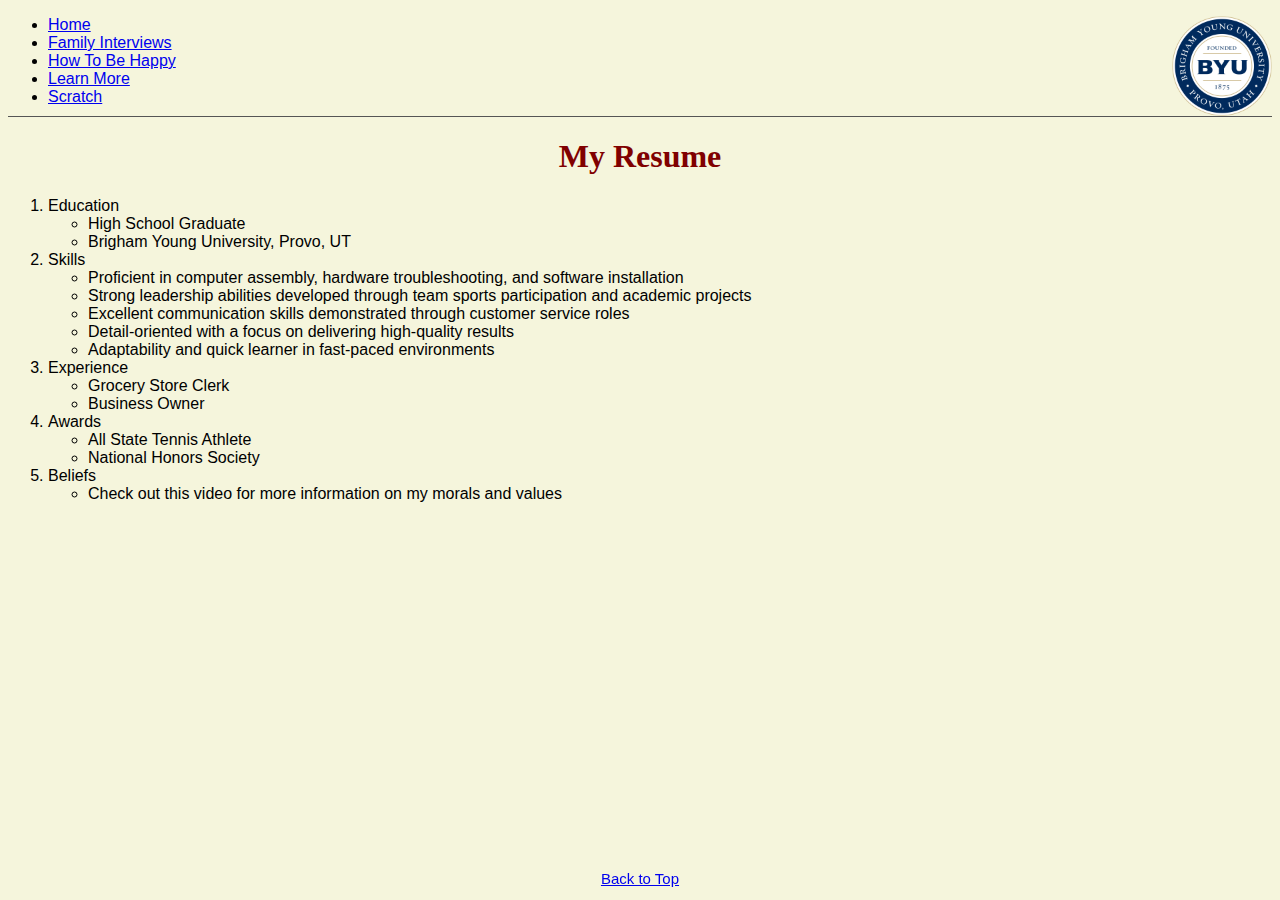
<file: resumescratch.html>
<!-- Seth Fackrell
    IS201
-->
<!DOCTYPE html>
<html lang="en">
<head>
    <meta charset="UTF-8">
    <meta name="viewport" content="width=device-width, initial-scale=1.0">
    <title>Resume</title>
    <link rel="stylesheet" href="css/scratch.css">

</head>
<body class= "scratchbg family">
<!--BYU image from internet-->
<img class="byu topright" src="assets/Brigham_Young_University_medallion.svg.png" alt="..." />
<!--Links to professional page-->
    <div class="header"> 
                <ul class="navbar-nav ms-auto mb-2 mb-lg-0 small fw-bolder">
                    <li><a href="index.html">Home</a></li>
                    <li ><a href="int.html">Family Interviews</a></li>
                     <li><a href="happy.html">How To Be Happy</a></li>
                     <li><a href="contact.html">Learn More</a></li>
                     <li><a href="#">Scratch</a></li>
                </ul>
    </div>
<!--Resume begins-->
<h1 class="center resumefont">My Resume</h1>
    
<div class="mainbody">
     <ol>
<!--         Education-->
        <li id="edu" class="resumelistheading underline">Education
            <ul>
                <li>High School Graduate</li>
                <li>Brigham Young University, Provo, UT</li>
            </ul>
        </li>
<!--         Skills-->
        <li id="ski" class="resumelistheading" >Skills
            <ul>
                <li>Proficient in computer assembly, hardware troubleshooting, and software installation</li>
                <li>Strong leadership abilities developed through team sports participation and academic projects</li>
                <li>Excellent communication skills demonstrated through customer service roles</li>
                <li>Detail-oriented with a focus on delivering high-quality results</li>
                <li>Adaptability and quick learner in fast-paced environments</li>

            </ul>
        </li>
<!--         Experience-->
        <li id="exp" class="resumelistheading">Experience
            <ul>
                <li>Grocery Store Clerk</li>
                <li>Business Owner</li>
            </ul>        
        </li>
         <li id="awa" class="resumelistheading">Awards
            <ul>
                <li>All State Tennis Athlete</li>
                <li>National Honors Society</li>
            </ul>        
        </li>
         <li id="rel" class="resumelistheading">Beliefs
            <ul>
                <li>Check out this video for more information on my morals and values</li>
            </ul>        
        </li>
     </ol>
 </div>  
        <iframe width="560" height="315" src="https://www.youtube.com/embed/ZghD9LplPug?si=2PbawNInRbMcD7DG" title="YouTube video player" frameborder="0" allow="accelerometer; autoplay; clipboard-write; encrypted-media; gyroscope; picture-in-picture; web-share" referrerpolicy="strict-origin-when-cross-origin" allowfullscreen></iframe> <br><br>
    
<!--    Tableu Insert-->
    <div class='tableauPlaceholder' id='viz1711153595630' style='position: relative'><noscript><a href='#'><img alt='Population and Birth Rate (2012) ' src='https:&#47;&#47;public.tableau.com&#47;static&#47;images&#47;Wo&#47;WorldIndicators_17111535088420&#47;Population&#47;1_rss.png' style='border: none' /></a></noscript><object class='tableauViz'  style='display:none;'><param name='host_url' value='https%3A%2F%2Fpublic.tableau.com%2F' /> <param name='embed_code_version' value='3' /> <param name='site_root' value='' /><param name='name' value='WorldIndicators_17111535088420&#47;Population' /><param name='tabs' value='no' /><param name='toolbar' value='yes' /><param name='static_image' value='https:&#47;&#47;public.tableau.com&#47;static&#47;images&#47;Wo&#47;WorldIndicators_17111535088420&#47;Population&#47;1.png' /> <param name='animate_transition' value='yes' /><param name='display_static_image' value='yes' /><param name='display_spinner' value='yes' /><param name='display_overlay' value='yes' /><param name='display_count' value='yes' /><param name='language' value='en-US' /><param name='filter' value='publish=yes' /></object></div>                <script type='text/javascript'>                    var divElement = document.getElementById('viz1711153595630');                    var vizElement = divElement.getElementsByTagName('object')[0];                    vizElement.style.width='100%';vizElement.style.height=(divElement.offsetWidth*0.75)+'px';                    var scriptElement = document.createElement('script');                    scriptElement.src = 'https://public.tableau.com/javascripts/api/viz_v1.js';                    vizElement.parentNode.insertBefore(scriptElement, vizElement);                </script>
    
    
    
    <!--    On page anchor-->
    <div class="footer"> 
        <a href="#top">Back to Top</a> 
    
    </div>
    

</body>
</html>
</file>
<file: css/scratch.css>
.scratchbg{background-color: beige;}
.center{text-align: center;}
.bold{font-weight:bold}
.italic{font-style: italic}
.family{font-family: sans-serif}
.resumefont{font-family: cursive; color: maroon;}
.topright{float:right}
.byu{height: 100px}

/*Divs*/

.header {
    top: 5px;
    left: 5px;
    right: 5px;
    height: 100px;
    border-bottom: solid 1px #555555;
}


.mainbody{
    top: 114px;
    left: 114px;
    right: 114px;
    bottom: 39px;
    padding-left: 20;
}

.footer{
    bottom: 5px;
    left: 5px;
    right: 5px;
    height: 25px;
    font-size: 15px;
    color: #999999;
    text-align: center;
    padding-top: 15px;
    position: fixed;
}
</file>
